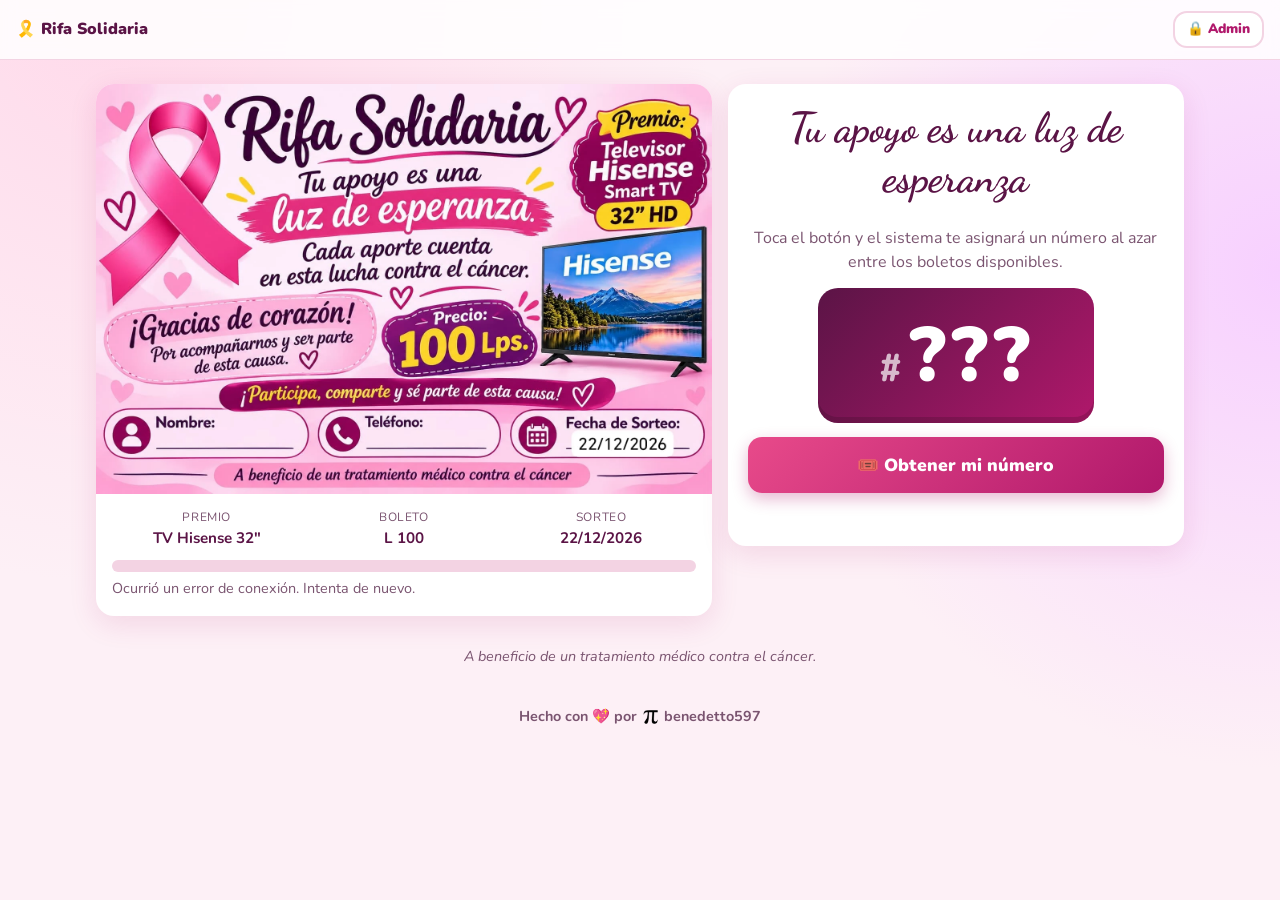
<file: index.html>
<!doctype html>
<html lang="es">
<head>
  <meta charset="utf-8">
  <meta name="viewport" content="width=device-width, initial-scale=1">
  <title>Rifa Solidaria</title>
  <meta name="description" content="Rifa solidaria a beneficio de un tratamiento médico contra el cáncer. Premio: Televisor Hisense Smart TV 32&quot; HD. Boleto: L 100.">
  <meta property="og:title" content="Rifa Solidaria · Tu apoyo es una luz de esperanza">
  <meta property="og:description" content="Obtén tu número al azar por L 100 y apoya esta causa.">
  <meta property="og:image" content="/assets/afiche.webp">
  <meta name="theme-color" content="#b0186b">
  <link rel="icon" href="/assets/favicon.svg" type="image/svg+xml">
  <link rel="preconnect" href="https://fonts.googleapis.com">
  <link rel="preconnect" href="https://fonts.gstatic.com" crossorigin>
  <link rel="stylesheet" href="https://fonts.googleapis.com/css2?family=Dancing+Script:wght@700&family=Nunito:wght@400;600;800;900&display=swap">
  <link rel="stylesheet" href="/css/styles.css?v=10">
  <script type="module" src="/js/main.js?v=10"></script>
</head>
<body>
  <header class="topbar">
    <span class="brand">🎗️ Rifa Solidaria</span>
    <button id="adminBtn" class="btn btn--ghost btn--sm" type="button">🔒 Admin</button>
    <button id="logoutBtn" class="btn btn--ghost btn--sm" type="button" hidden>Salir del panel</button>
  </header>

  <!-- ================= VISTA PÚBLICA ================= -->
  <main id="buyView" class="wrap">
    <section class="hero card">
      <img class="hero__img" src="/assets/afiche.webp" alt="Afiche de la Rifa Solidaria: premio Televisor Hisense Smart TV 32 pulgadas, precio 100 lempiras, sorteo 22/12/2026" width="1536" height="1024" fetchpriority="high">
      <div class="hero__facts">
        <div><small>Premio</small><strong id="factPrize"></strong></div>
        <div><small>Boleto</small><strong id="factPrice"></strong></div>
        <div><small>Sorteo</small><strong id="factDate"></strong></div>
      </div>
      <div class="progress" aria-label="Boletos disponibles">
        <div class="progress__bar"><span id="pubBar"></span></div>
        <p id="pubLeft" class="muted">Cargando boletos…</p>
      </div>
    </section>

    <!-- Paso 1: sortear número -->
    <section id="stepPick" class="card step">
      <h1 class="script">Tu apoyo es una luz de esperanza</h1>
      <p class="muted">Toca el botón y el sistema te asignará un número al azar entre los boletos disponibles.</p>
      <div class="slot" aria-live="polite"><span class="slot__hash">#</span><span id="slotNum">???</span></div>
      <button id="pickBtn" class="btn btn--primary btn--lg" type="button">🎟️ Obtener mi número</button>
      <p id="pickMsg" class="msg" role="alert"></p>
    </section>

    <!-- Paso 2: datos -->
    <section id="stepForm" class="card step" hidden>
      <p class="eyebrow">¡Este es tu número!</p>
      <div class="slot slot--win"><span class="slot__hash">#</span><span id="formNum"></span></div>
      <p class="muted">Lo tienes apartado por <strong id="holdTimer">10:00</strong>. Completa tus datos para confirmarlo.</p>
      <form id="buyForm" novalidate>
        <label>Nombre completo
          <input name="nombre" autocomplete="name" required minlength="2" maxlength="80" placeholder="Ej. María López">
        </label>
        <label>Teléfono (WhatsApp)
          <input name="telefono" type="tel" inputmode="tel" autocomplete="tel" required maxlength="20" placeholder="Ej. 9999-9999" pattern="[0-9 +()\-]{8,20}">
        </label>
        <p id="formMsg" class="msg" role="alert"></p>
        <button class="btn btn--primary btn--lg" type="submit">✅ Confirmar y enviar por WhatsApp</button>
      </form>
    </section>

    <!-- Paso 3: listo -->
    <section id="stepDone" class="card step" hidden>
      <p class="eyebrow">¡Gracias de corazón! 💖</p>
      <div class="slot slot--win"><span class="slot__hash">#</span><span id="doneNum"></span></div>
      <p>Tu boleto quedó <strong>por verificar</strong>. Envía el mensaje por WhatsApp a la encargada de la rifa; ella te pedirá el comprobante de pago de <strong id="donePrice"></strong>.</p>
      <a id="waLink" class="btn btn--wa btn--lg" href="#" target="_blank" rel="noopener noreferrer">💬 Enviar por WhatsApp</a>
      <button id="againBtn" class="btn btn--ghost btn--lg" type="button">🎟️ Comprar otro boleto</button>
    </section>

    <p class="footnote">A beneficio de un tratamiento médico contra el cáncer.</p>
  </main>

  <!-- ================= PANEL ADMIN ================= -->
  <main id="adminView" class="wrap wrap--wide" hidden>
    <div class="admin-head">
      <h1>Panel administrativo</h1>
      <div class="admin-actions">
        <button id="saleBtn" class="btn btn--primary btn--sm" type="button">➕ Venta manual</button>
        <button id="refreshBtn" class="btn btn--ghost btn--sm" type="button">↻ Actualizar</button>
        <button id="goalBtn" class="btn btn--ghost btn--sm" type="button">🎯 Meta</button>
        <button id="waCfgBtn" class="btn btn--ghost btn--sm" type="button">📱 WhatsApp</button>
        <button id="changePinBtn" class="btn btn--ghost btn--sm" type="button">🔑 Cambiar PIN</button>
      </div>
    </div>
    <nav class="tabs" role="tablist">
      <button class="tab" role="tab" data-tab="list" aria-selected="true">🎟️ Boletos</button>
      <button class="tab" role="tab" data-tab="dash" aria-selected="false">📊 Dashboard</button>
      <button class="tab" role="tab" data-tab="draw" aria-selected="false">🎡 Sorteo</button>
    </nav>

    <section id="tab-list" class="card" role="tabpanel">
      <div class="filters">
        <div id="chips" class="chips" role="group" aria-label="Filtrar por estado"></div>
        <input id="search" type="search" placeholder="Buscar número, nombre o teléfono" aria-label="Buscar">
      </div>
      <div class="table-wrap">
        <table class="tickets">
          <thead><tr><th>#</th><th>Estado</th><th>Nombre</th><th>Teléfono</th><th>Apartado</th><th>Vendido</th><th>Cuenta de pago</th><th>Acciones</th></tr></thead>
          <tbody id="rows"></tbody>
        </table>
      </div>
      <p id="emptyRows" class="muted center" hidden>No hay boletos con ese filtro.</p>
    </section>

    <section id="tab-dash" class="card" role="tabpanel" hidden>
      <div id="kpis" class="kpis"></div>
      <h2>Meta de recaudación</h2>
      <div class="progress"><div class="progress__bar progress__bar--lg"><span id="goalBar"></span></div><p id="goalTxt" class="muted"></p></div>
      <h2>Boletos por día</h2>
      <div id="daysChart" class="days"></div>
      <h2>Últimos movimientos</h2>
      <ul id="recent" class="recent"></ul>
    </section>

    <section id="tab-draw" class="card" role="tabpanel" hidden>
      <p class="muted">La ruleta incluye solo los boletos <strong>vendidos (verificados)</strong>. El ganador lo elige el servidor al azar y queda registrado.</p>
      <div class="wheel-box">
        <div class="wheel-pointer" aria-hidden="true">▼</div>
        <canvas id="wheel" width="560" height="560" aria-label="Ruleta del sorteo"></canvas>
      </div>
      <p id="drawInfo" class="muted center"></p>
      <div class="center"><button id="spinBtn" class="btn btn--primary btn--lg" type="button">🎡 Girar ruleta</button></div>
      <div id="winnerBox" class="winner" hidden>
        <p class="eyebrow">🏆 Número ganador</p>
        <div class="slot slot--win"><span class="slot__hash">#</span><span id="winNum"></span></div>
        <p><strong id="winName"></strong> · <span id="winPhone"></span></p>
        <p class="muted" id="winDate"></p>
        <div class="row">
          <button id="dlPng" class="btn btn--primary" type="button">⬇️ Descargar PNG</button>
          <button id="dlJpg" class="btn btn--ghost" type="button">⬇️ Descargar JPEG</button>
        </div>
      </div>
    </section>
  </main>

  <footer class="site-footer">
    <a href="https://github.com/benedetto597" target="_blank" rel="noopener noreferrer" aria-label="GitHub de benedetto597">
      Hecho con 💖 por <img class="pi" src="/assets/pi.png" alt="" width="16" height="16"> benedetto597
    </a>
  </footer>

  <!-- PIN -->
  <dialog id="pinDlg" class="dialog">
    <form id="pinForm" method="dialog" novalidate>
      <h2>Acceso administrativo</h2>
      <label>PIN de 6 dígitos
        <input id="pinInput" class="pin" type="password" inputmode="numeric" autocomplete="off" maxlength="6" pattern="\d{6}" required>
      </label>
      <p id="pinMsg" class="msg" role="alert"></p>
      <div class="row">
        <button value="cancel" formnovalidate class="btn btn--ghost" type="button" data-close>Cancelar</button>
        <button class="btn btn--primary" type="submit">Entrar</button>
      </div>
    </form>
  </dialog>

  <dialog id="changePinDlg" class="dialog">
    <form id="changePinForm" method="dialog" novalidate>
      <h2>Cambiar PIN</h2>
      <label>Nuevo PIN (6 dígitos)
        <input name="p1" class="pin" type="password" inputmode="numeric" autocomplete="new-password" maxlength="6" required>
      </label>
      <label>Repite el nuevo PIN
        <input name="p2" class="pin" type="password" inputmode="numeric" autocomplete="new-password" maxlength="6" required>
      </label>
      <p id="changePinMsg" class="msg" role="alert"></p>
      <div class="row">
        <button class="btn btn--ghost" type="button" data-close>Cancelar</button>
        <button class="btn btn--primary" type="submit">Guardar</button>
      </div>
    </form>
  </dialog>

  <dialog id="waDlg" class="dialog">
    <form id="waForm" method="dialog" novalidate>
      <h2>WhatsApp de la encargada</h2>
      <p class="muted">Aquí llegan los mensajes de compra. Usa el código de país, por ejemplo 504 seguido del número.</p>
      <label>Número
        <input name="wa" type="tel" inputmode="tel" autocomplete="off" maxlength="20" required placeholder="504XXXXXXXX">
      </label>
      <p id="waMsg" class="msg" role="alert"></p>
      <div class="row">
        <button class="btn btn--ghost" type="button" data-close>Cancelar</button>
        <button class="btn btn--primary" type="submit">Guardar</button>
      </div>
    </form>
  </dialog>

  <dialog id="verifyDlg" class="dialog">
    <form id="verifyForm" method="dialog" novalidate>
      <h2 id="verifyTitle">Verificar pago</h2>
      <p id="verifyInfo" class="muted"></p>
      <p class="muted">Revisa el comprobante y escribe el número de cuenta desde la que se hizo el pago. Es obligatorio para dar el boleto por vendido.</p>
      <label>Número de cuenta de origen
        <input name="cuenta" autocomplete="off" maxlength="40" required placeholder="Ej. 1234-5678-90">
      </label>
      <p id="verifyMsg" class="msg" role="alert"></p>
      <div class="row">
        <button class="btn btn--ghost" type="button" data-close>Cancelar</button>
        <button class="btn btn--primary" type="submit">✓ Verificar pago</button>
      </div>
    </form>
  </dialog>

  <dialog id="saleDlg" class="dialog">
    <form id="saleForm" method="dialog" novalidate>
      <h2>Registrar venta manual</h2>
      <p class="muted">Para boletos ya pagados fuera de la página. Quedan directamente como vendidos.</p>
      <label>Número de boleto
        <input name="n" type="number" inputmode="numeric" min="1" placeholder="Vacío = número al azar">
      </label>
      <label>Nombre completo
        <input name="nombre" autocomplete="off" maxlength="80" required placeholder="Ej. María López">
      </label>
      <label>Teléfono
        <input name="telefono" type="tel" inputmode="tel" autocomplete="off" maxlength="20" required placeholder="Ej. 9999-9999">
      </label>
      <label>Cuenta de origen del pago
        <input name="cuenta" autocomplete="off" maxlength="40" required placeholder="Ej. 1234-5678-90 o Efectivo">
      </label>
      <p id="saleMsg" class="msg" role="alert"></p>
      <div class="row">
        <button class="btn btn--ghost" type="button" data-close>Cancelar</button>
        <button class="btn btn--primary" type="submit">Registrar venta</button>
      </div>
    </form>
  </dialog>

  <dialog id="goalDlg" class="dialog">
    <form id="goalForm" method="dialog" novalidate>
      <h2>Meta de recaudación</h2>
      <p class="muted">Al cambiar la meta se ajusta la cantidad de boletos. Si la bajas, solo se eliminan boletos libres del final.</p>
      <label>Meta (Lempiras)
        <input name="goal" type="number" inputmode="numeric" min="100" step="100" required>
      </label>
      <p id="goalPreview" class="muted"></p>
      <p id="goalMsg" class="msg" role="alert"></p>
      <div class="row">
        <button class="btn btn--ghost" type="button" data-close>Cancelar</button>
        <button class="btn btn--primary" type="submit">Guardar</button>
      </div>
    </form>
  </dialog>

  <dialog id="confirmDlg" class="dialog">
    <form method="dialog">
      <h2 id="confirmTitle"></h2>
      <p id="confirmMsg" class="muted"></p>
      <div class="row">
        <button value="cancel" class="btn btn--ghost">Cancelar</button>
        <button id="confirmOk" value="ok" class="btn btn--primary">Aceptar</button>
      </div>
    </form>
  </dialog>

  <div id="toasts" class="toasts" aria-live="polite"></div>
  <noscript><p class="center">Esta página necesita JavaScript activado.</p></noscript>
</body>
</html>
</file>
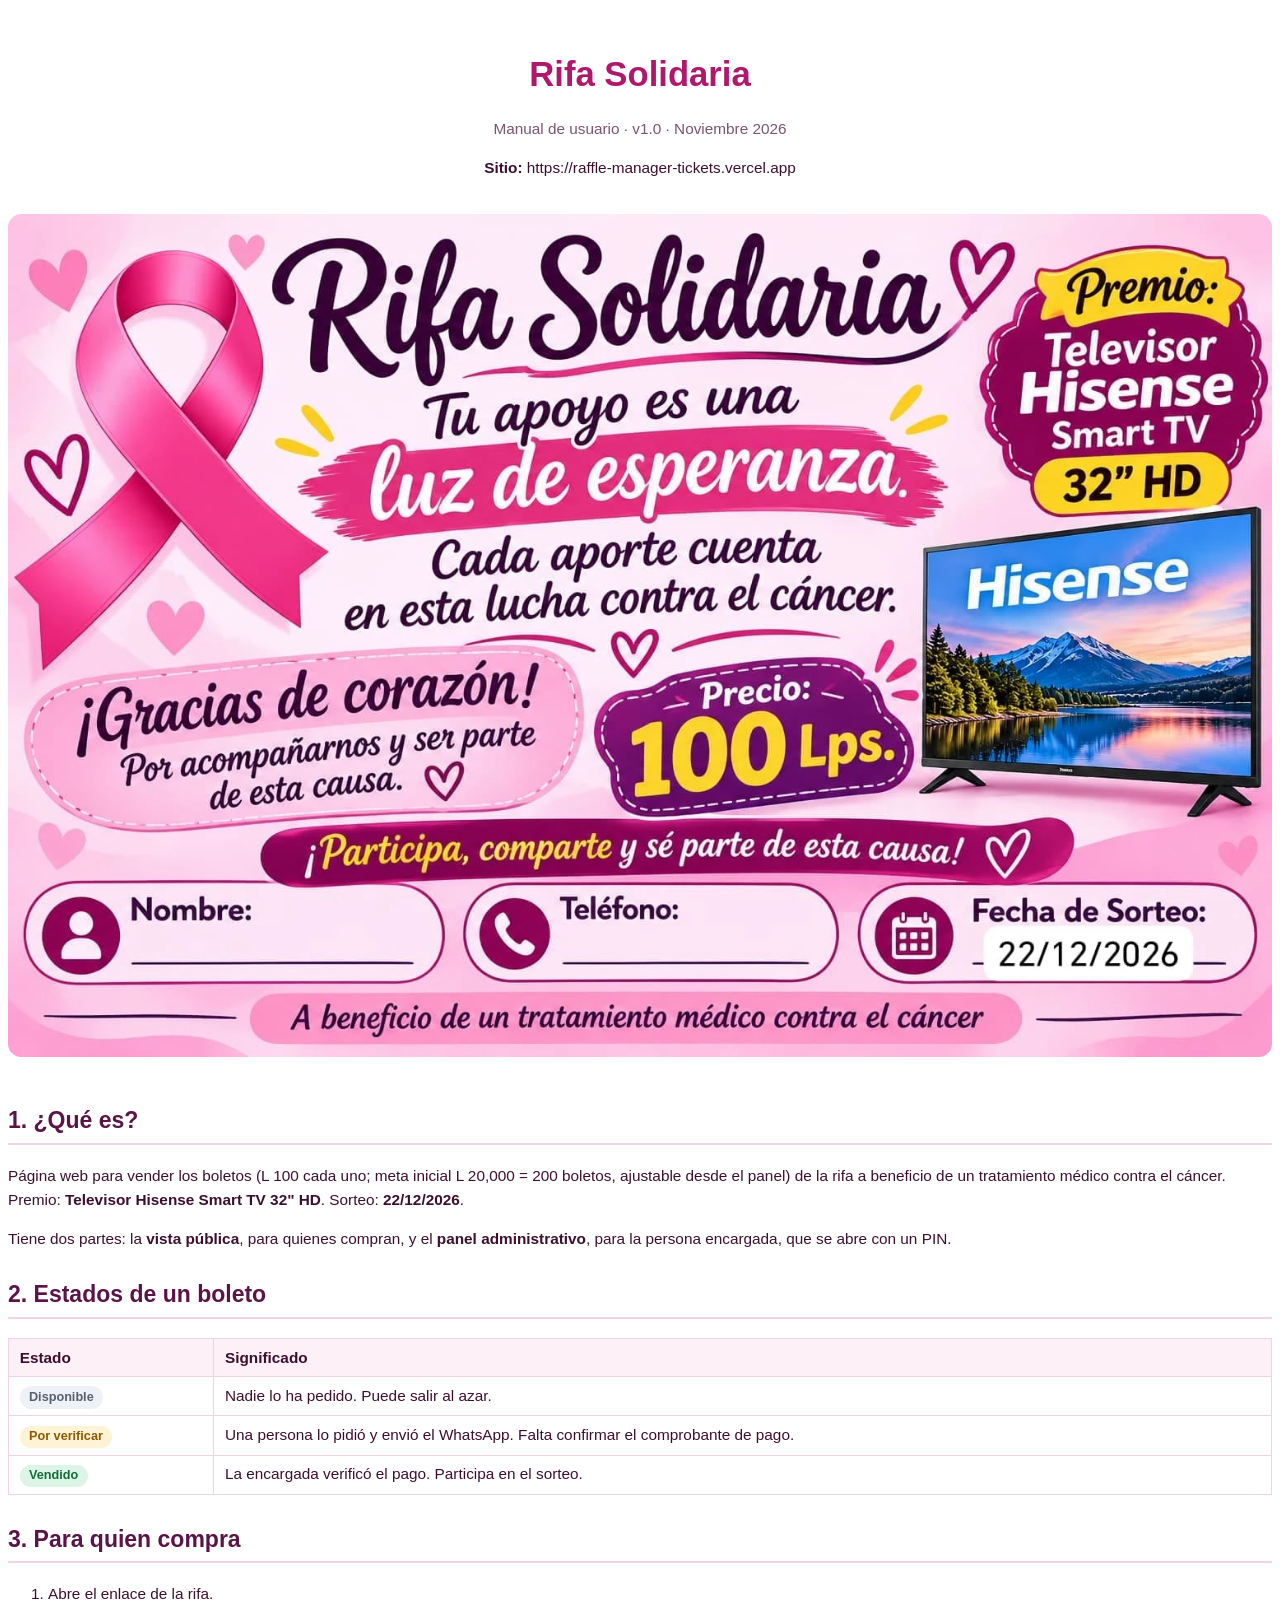
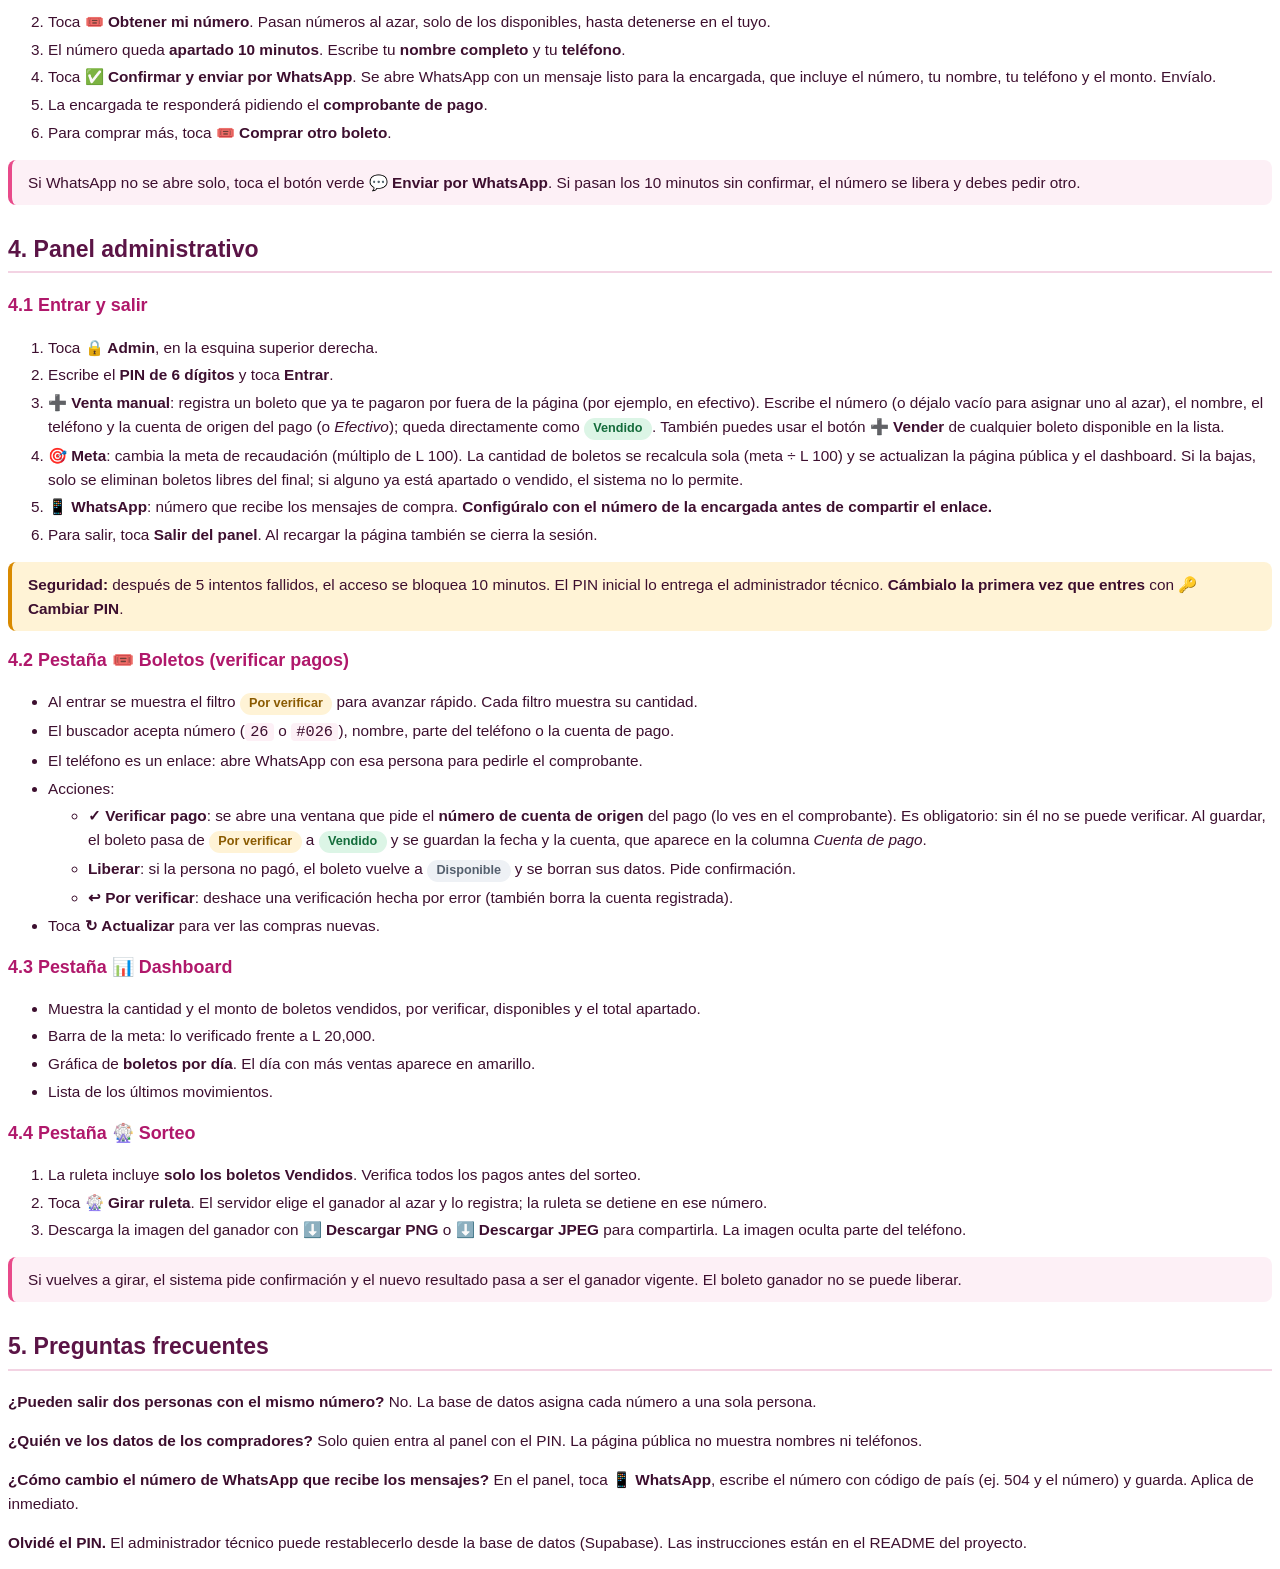
<file: docs/manual/manual-usuario.html>
<!doctype html>
<html lang="es">
<head>
<meta charset="utf-8">
<title>Manual de usuario · Rifa Solidaria</title>
<style>
  @page { size: Letter; margin: 18mm 16mm; }
  body { font: 11.5pt/1.55 "Segoe UI", Arial, sans-serif; color: #3d0f2f; }
  h1 { color: #b0186b; font-size: 26pt; margin: 0 0 4pt; }
  h2 { color: #5b1446; border-bottom: 2px solid #f3d3e3; padding-bottom: 3pt; margin-top: 20pt; page-break-after: avoid; }
  h3 { color: #b0186b; margin: 12pt 0 4pt; }
  .cover { text-align: center; padding: 30pt 0 10pt; }
  .cover img { width: 100%; border-radius: 10pt; margin-top: 14pt; }
  .muted { color: #7a5470; }
  .box { background: #fdf0f6; border-left: 4px solid #e84a8a; padding: 8pt 12pt; border-radius: 6pt; margin: 8pt 0; }
  .warn { background: #fff3d6; border-color: #d98a00; }
  table { width: 100%; border-collapse: collapse; margin: 6pt 0; }
  th, td { border: 1px solid #f3d3e3; padding: 5pt 8pt; text-align: left; vertical-align: top; }
  th { background: #fdf0f6; }
  ol li, ul li { margin: 3pt 0; }
  .badge { display: inline-block; padding: 1pt 7pt; border-radius: 9pt; font-weight: 700; font-size: 9.5pt; }
  .d { background: #eef1f5; color: #55606e; } .p { background: #fff3d6; color: #8a5a00; } .v { background: #dcf5e6; color: #146c3b; }
  .pb { page-break-before: always; }
  code { background: #fdf0f6; padding: 0 4pt; border-radius: 3pt; }
</style>
</head>
<body>
<section class="cover">
  <h1>Rifa Solidaria</h1>
  <p class="muted">Manual de usuario · v1.0 · Noviembre 2026</p>
  <p><strong>Sitio:</strong> https://raffle-manager-tickets.vercel.app</p>
  <img src="../../assets/afiche.webp" alt="Afiche de la rifa">
</section>

<h2>1. ¿Qué es?</h2>
<p>Página web para vender los boletos (L 100 cada uno; meta inicial L 20,000 = 200 boletos, ajustable desde el panel) de la rifa a beneficio de un tratamiento médico contra el cáncer. Premio: <strong>Televisor Hisense Smart TV 32" HD</strong>. Sorteo: <strong>22/12/2026</strong>.</p>
<p>Tiene dos partes: la <strong>vista pública</strong>, para quienes compran, y el <strong>panel administrativo</strong>, para la persona encargada, que se abre con un PIN.</p>

<h2>2. Estados de un boleto</h2>
<table>
  <tr><th>Estado</th><th>Significado</th></tr>
  <tr><td><span class="badge d">Disponible</span></td><td>Nadie lo ha pedido. Puede salir al azar.</td></tr>
  <tr><td><span class="badge p">Por verificar</span></td><td>Una persona lo pidió y envió el WhatsApp. Falta confirmar el comprobante de pago.</td></tr>
  <tr><td><span class="badge v">Vendido</span></td><td>La encargada verificó el pago. Participa en el sorteo.</td></tr>
</table>

<h2>3. Para quien compra</h2>
<ol>
  <li>Abre el enlace de la rifa.</li>
  <li>Toca <strong>🎟️ Obtener mi número</strong>. Pasan números al azar, solo de los disponibles, hasta detenerse en el tuyo.</li>
  <li>El número queda <strong>apartado 10 minutos</strong>. Escribe tu <strong>nombre completo</strong> y tu <strong>teléfono</strong>.</li>
  <li>Toca <strong>✅ Confirmar y enviar por WhatsApp</strong>. Se abre WhatsApp con un mensaje listo para la encargada, que incluye el número, tu nombre, tu teléfono y el monto. Envíalo.</li>
  <li>La encargada te responderá pidiendo el <strong>comprobante de pago</strong>.</li>
  <li>Para comprar más, toca <strong>🎟️ Comprar otro boleto</strong>.</li>
</ol>
<div class="box">Si WhatsApp no se abre solo, toca el botón verde <strong>💬 Enviar por WhatsApp</strong>. Si pasan los 10 minutos sin confirmar, el número se libera y debes pedir otro.</div>

<h2 class="pb">4. Panel administrativo</h2>
<h3>4.1 Entrar y salir</h3>
<ol>
  <li>Toca <strong>🔒 Admin</strong>, en la esquina superior derecha.</li>
  <li>Escribe el <strong>PIN de 6 dígitos</strong> y toca <strong>Entrar</strong>.</li>
  <li><strong>➕ Venta manual</strong>: registra un boleto que ya te pagaron por fuera de la página (por ejemplo, en efectivo). Escribe el número (o déjalo vacío para asignar uno al azar), el nombre, el teléfono y la cuenta de origen del pago (o <em>Efectivo</em>); queda directamente como <span class="badge v">Vendido</span>. También puedes usar el botón <strong>➕ Vender</strong> de cualquier boleto disponible en la lista.</li>
  <li><strong>🎯 Meta</strong>: cambia la meta de recaudación (múltiplo de L 100). La cantidad de boletos se recalcula sola (meta ÷ L 100) y se actualizan la página pública y el dashboard. Si la bajas, solo se eliminan boletos libres del final; si alguno ya está apartado o vendido, el sistema no lo permite.</li>
  <li><strong>📱 WhatsApp</strong>: número que recibe los mensajes de compra. <strong>Configúralo con el número de la encargada antes de compartir el enlace.</strong></li>
  <li>Para salir, toca <strong>Salir del panel</strong>. Al recargar la página también se cierra la sesión.</li>
</ol>
<div class="box warn"><strong>Seguridad:</strong> después de 5 intentos fallidos, el acceso se bloquea 10 minutos. El PIN inicial lo entrega el administrador técnico. <strong>Cámbialo la primera vez que entres</strong> con <strong>🔑 Cambiar PIN</strong>.</div>

<h3>4.2 Pestaña 🎟️ Boletos (verificar pagos)</h3>
<ul>
  <li>Al entrar se muestra el filtro <span class="badge p">Por verificar</span> para avanzar rápido. Cada filtro muestra su cantidad.</li>
  <li>El buscador acepta número (<code>26</code> o <code>#026</code>), nombre, parte del teléfono o la cuenta de pago.</li>
  <li>El teléfono es un enlace: abre WhatsApp con esa persona para pedirle el comprobante.</li>
  <li>Acciones:
    <ul>
      <li><strong>✓ Verificar pago</strong>: se abre una ventana que pide el <strong>número de cuenta de origen</strong> del pago (lo ves en el comprobante). Es obligatorio: sin él no se puede verificar. Al guardar, el boleto pasa de <span class="badge p">Por verificar</span> a <span class="badge v">Vendido</span> y se guardan la fecha y la cuenta, que aparece en la columna <em>Cuenta de pago</em>.</li>
      <li><strong>Liberar</strong>: si la persona no pagó, el boleto vuelve a <span class="badge d">Disponible</span> y se borran sus datos. Pide confirmación.</li>
      <li><strong>↩ Por verificar</strong>: deshace una verificación hecha por error (también borra la cuenta registrada).</li>
    </ul>
  </li>
  <li>Toca <strong>↻ Actualizar</strong> para ver las compras nuevas.</li>
</ul>

<h3>4.3 Pestaña 📊 Dashboard</h3>
<ul>
  <li>Muestra la cantidad y el monto de boletos vendidos, por verificar, disponibles y el total apartado.</li>
  <li>Barra de la meta: lo verificado frente a L 20,000.</li>
  <li>Gráfica de <strong>boletos por día</strong>. El día con más ventas aparece en amarillo.</li>
  <li>Lista de los últimos movimientos.</li>
</ul>

<h3>4.4 Pestaña 🎡 Sorteo</h3>
<ol>
  <li>La ruleta incluye <strong>solo los boletos Vendidos</strong>. Verifica todos los pagos antes del sorteo.</li>
  <li>Toca <strong>🎡 Girar ruleta</strong>. El servidor elige el ganador al azar y lo registra; la ruleta se detiene en ese número.</li>
  <li>Descarga la imagen del ganador con <strong>⬇️ Descargar PNG</strong> o <strong>⬇️ Descargar JPEG</strong> para compartirla. La imagen oculta parte del teléfono.</li>
</ol>
<div class="box">Si vuelves a girar, el sistema pide confirmación y el nuevo resultado pasa a ser el ganador vigente. El boleto ganador no se puede liberar.</div>

<h2>5. Preguntas frecuentes</h2>
<p><strong>¿Pueden salir dos personas con el mismo número?</strong> No. La base de datos asigna cada número a una sola persona.</p>
<p><strong>¿Quién ve los datos de los compradores?</strong> Solo quien entra al panel con el PIN. La página pública no muestra nombres ni teléfonos.</p>
<p><strong>¿Cómo cambio el número de WhatsApp que recibe los mensajes?</strong> En el panel, toca <strong>📱 WhatsApp</strong>, escribe el número con código de país (ej. 504 y el número) y guarda. Aplica de inmediato.</p>
<p><strong>Olvidé el PIN.</strong> El administrador técnico puede restablecerlo desde la base de datos (Supabase). Las instrucciones están en el README del proyecto.</p>
</body>
</html>
</file>
<file: css/styles.css>
:root {
  --bg: #fdf0f6;
  --card: #ffffff;
  --ink: #3d0f2f;
  --muted: #7a5470;
  --pink: #e84a8a;
  --magenta: #b0186b;
  --plum: #5b1446;
  --yellow: #ffd23f;
  --line: #f3d3e3;
  --ok: #1f9d55;
  --warn: #d98a00;
  --wa: #25d366;
  --radius: 18px;
  --shadow: 0 8px 28px rgba(176, 24, 107, .12);
  color-scheme: light;
}
* { box-sizing: border-box; }
html { -webkit-text-size-adjust: 100%; }
body {
  margin: 0; min-height: 100vh; color: var(--ink);
  font: 16px/1.5 Nunito, system-ui, sans-serif;
  background: radial-gradient(circle at 10% 0%, #ffd9ea 0, transparent 40%),
              radial-gradient(circle at 100% 30%, #f7d0ff 0, transparent 35%), var(--bg);
}
[hidden] { display: none !important; }
h1, h2 { margin: 0 0 .5rem; line-height: 1.2; }
h2 { font-size: 1.1rem; margin-top: 1.5rem; color: var(--plum); }
.script { font-family: 'Dancing Script', cursive; color: var(--plum); font-size: clamp(1.9rem, 6vw, 2.6rem); }
.muted { color: var(--muted); }
.center { text-align: center; }
.eyebrow { margin: 0; font-weight: 900; color: var(--magenta); text-transform: uppercase; letter-spacing: .06em; font-size: .85rem; }

.topbar {
  position: sticky; top: 0; z-index: 10; display: flex; justify-content: space-between; align-items: center; gap: 1rem;
  padding: .7rem 16px; background: rgba(255, 255, 255, .85); backdrop-filter: blur(8px); border-bottom: 1px solid var(--line);
}
.brand { font-weight: 900; color: var(--plum); }

.wrap { max-width: 560px; margin: 0 auto; padding: 16px; display: grid; grid-template-columns: minmax(0, 1fr); gap: 16px; }
.wrap--wide { max-width: 1100px; }
.card { background: var(--card); border-radius: var(--radius); box-shadow: var(--shadow); padding: 20px; }

.hero { padding: 0; overflow: hidden; }
.hero__img { display: block; width: 100%; height: auto; }
.hero__facts { display: grid; grid-template-columns: repeat(3, 1fr); gap: 8px; padding: 14px 16px 0; text-align: center; }
.hero__facts small { display: block; color: var(--muted); font-size: .75rem; text-transform: uppercase; letter-spacing: .05em; }
.hero__facts strong { color: var(--plum); font-size: .95rem; }
.hero .progress { padding: 10px 16px 16px; }

.progress p { margin: .35rem 0 0; font-size: .9rem; }
.progress__bar { height: 12px; background: var(--line); border-radius: 99px; overflow: hidden; }
.progress__bar--lg { height: 20px; }
.progress__bar span { display: block; height: 100%; width: 0; background: linear-gradient(90deg, var(--pink), var(--magenta)); border-radius: inherit; transition: width .6s ease; }

.step { text-align: center; display: grid; gap: 14px; justify-items: center; }
.step p { margin: 0; }
.slot {
  display: inline-flex; align-items: baseline; gap: 4px; padding: 10px 28px; border-radius: 20px;
  background: linear-gradient(135deg, var(--plum), var(--magenta)); color: #fff; font-weight: 900;
  font-size: clamp(3.2rem, 16vw, 4.8rem); font-variant-numeric: tabular-nums; letter-spacing: .04em; min-width: 6ch; justify-content: center;
  box-shadow: inset 0 -6px 0 rgba(0, 0, 0, .15);
}
.slot__hash { font-size: .5em; opacity: .7; }
.slot--win { background: linear-gradient(135deg, var(--magenta), var(--pink)); color: var(--yellow); animation: pop .5s ease; }
.slot.rolling #slotNum { filter: blur(.6px); }
@keyframes pop { 0% { transform: scale(.85); } 60% { transform: scale(1.08); } 100% { transform: scale(1); } }

form { display: grid; gap: 12px; width: 100%; text-align: left; }
label { display: grid; gap: 4px; font-weight: 800; font-size: .9rem; }
input {
  font: inherit; padding: 12px 14px; border: 2px solid var(--line); border-radius: 12px; background: #fff; color: var(--ink); width: 100%;
}
input:focus-visible { outline: none; border-color: var(--pink); box-shadow: 0 0 0 3px rgba(232, 74, 138, .2); }
.pin { font-size: 1.6rem; letter-spacing: .5em; text-align: center; }
.msg { color: #c0262d; font-weight: 700; min-height: 1.2em; margin: 0; }

.btn {
  font: inherit; font-weight: 900; border: 0; cursor: pointer; border-radius: 14px; padding: 10px 18px;
  display: inline-flex; align-items: center; justify-content: center; gap: 6px; text-decoration: none; transition: transform .1s, filter .2s;
}
.btn:active { transform: scale(.97); }
.btn:disabled { opacity: .55; cursor: progress; }
.btn:focus-visible { outline: 3px solid var(--yellow); outline-offset: 2px; }
.btn--primary { background: linear-gradient(135deg, var(--pink), var(--magenta)); color: #fff; box-shadow: 0 6px 16px rgba(176, 24, 107, .3); }
.btn--primary:hover { filter: brightness(1.08); }
.btn--ghost { background: #fff; color: var(--magenta); border: 2px solid var(--line); }
.btn--ghost:hover { border-color: var(--pink); }
.btn--wa { background: var(--wa); color: #fff; }
.btn--lg { width: 100%; padding: 15px 20px; font-size: 1.1rem; }
.btn--sm { padding: 6px 12px; font-size: .85rem; }
.btn--xs { padding: 4px 10px; font-size: .8rem; border-radius: 10px; }
.row { display: flex; gap: 10px; justify-content: flex-end; flex-wrap: wrap; }
.footnote { text-align: center; color: var(--muted); font-style: italic; font-size: .9rem; }

/* Admin */
.admin-head { display: flex; justify-content: space-between; align-items: center; gap: 12px; flex-wrap: wrap; }
.admin-head h1 { color: var(--plum); font-size: 1.5rem; }
.admin-actions { display: flex; gap: 8px; }
.tabs { display: grid; grid-template-columns: repeat(3, minmax(0, 1fr)); gap: 6px; max-width: 520px; }
.tab { font: inherit; font-weight: 800; border: 0; background: rgba(255, 255, 255, .6); color: var(--muted); padding: 10px 6px; border-radius: 12px; cursor: pointer; white-space: nowrap; text-align: center; }
.tab[aria-selected="true"] { background: var(--plum); color: #fff; }
.filters { display: flex; gap: 10px; flex-wrap: wrap; align-items: center; justify-content: space-between; margin-bottom: 12px; }
.filters input { max-width: 320px; }
.chips { display: flex; gap: 6px; flex-wrap: wrap; }
.chip { font: inherit; font-weight: 800; font-size: .85rem; border: 2px solid var(--line); background: #fff; color: var(--ink); border-radius: 99px; padding: 5px 12px; cursor: pointer; }
.chip[aria-pressed="true"] { border-color: var(--magenta); background: var(--magenta); color: #fff; }
.table-wrap { overflow-x: auto; }
.tickets { width: 100%; border-collapse: collapse; font-size: .92rem; }
.tickets th { text-align: left; color: var(--muted); font-size: .75rem; text-transform: uppercase; letter-spacing: .04em; padding: 8px; border-bottom: 2px solid var(--line); }
.tickets td { padding: 8px; border-bottom: 1px solid var(--line); vertical-align: middle; }
.tickets td:first-child { font-weight: 900; font-variant-numeric: tabular-nums; }
.tickets .acts { display: flex; gap: 6px; flex-wrap: wrap; }
.tickets a { color: var(--magenta); font-weight: 700; white-space: nowrap; }
.tickets td:nth-child(n+5) { white-space: nowrap; }
.badge { display: inline-block; padding: 2px 10px; border-radius: 99px; font-size: .78rem; font-weight: 900; white-space: nowrap; }
.badge--disponible { background: #eef1f5; color: #55606e; }
.badge--por_verificar { background: #fff3d6; color: #8a5a00; }
.badge--vendido { background: #dcf5e6; color: #146c3b; }

@media (max-width: 900px) {
  .tickets, .tickets tbody { display: block; }
  .tickets tbody { display: grid; grid-template-columns: repeat(auto-fill, minmax(min(300px, 100%), 1fr)); column-gap: 20px; }
  .tickets thead { display: none; }
  .tickets tr { display: grid; grid-template-columns: auto 1fr; gap: 2px 10px; padding: 10px 0; border-bottom: 1px solid var(--line); }
  .tickets td { border: 0; padding: 2px 0; }
  .tickets td[data-label]::before { content: attr(data-label) ": "; color: var(--muted); font-size: .8rem; }
  .tickets td:first-child { grid-row: span 2; font-size: 1.3rem; }
  .tickets td:not(:first-child) { grid-column: 2; }
  .tickets td.is-empty { display: none; }
  .tickets td { white-space: normal !important; min-width: 0; }
  .tickets .acts { margin-top: 4px; }
  .tickets .acts .btn { flex: 1; padding: 8px 10px; }
  .hero__facts strong { font-size: .8rem; }
  .admin-actions { display: grid; grid-template-columns: repeat(4, minmax(0, 1fr)); width: 100%; }
  .admin-actions .btn { padding: 8px 4px; }
  .filters input { max-width: none; }
  .day { grid-template-columns: 86px 1fr 32px; }
}

.kpis { display: grid; grid-template-columns: repeat(auto-fit, minmax(min(120px, 100%), 1fr)); gap: 12px; }
.kpi { border: 2px solid var(--line); border-radius: 14px; padding: 12px 14px; }
.kpi small { color: var(--muted); font-weight: 800; font-size: .78rem; text-transform: uppercase; }
.kpi strong { display: block; font-size: 1.8rem; color: var(--plum); font-variant-numeric: tabular-nums; }
.kpi--ok strong { color: var(--ok); } .kpi--warn strong { color: var(--warn); }
.days { display: grid; gap: 6px; }
.day { display: grid; grid-template-columns: 110px 1fr 40px; gap: 8px; align-items: center; font-size: .88rem; }
.day__bar { height: 14px; border-radius: 99px; background: linear-gradient(90deg, var(--pink), var(--magenta)); min-width: 4px; }
.day--top .day__bar { background: linear-gradient(90deg, #ffb400, var(--yellow)); }
.day b { text-align: right; }
.recent { list-style: none; margin: 0; padding: 0; display: grid; gap: 6px; font-size: .9rem; }
.recent li { display: flex; flex-wrap: wrap; justify-content: space-between; gap: 4px 10px; border-bottom: 1px dashed var(--line); padding: 4px 0; }

.wheel-box { position: relative; width: min(100%, 460px); margin: 10px auto; }
.wheel-box canvas { width: 100%; height: auto; display: block; }
.wheel-pointer { position: absolute; top: -10px; left: 50%; transform: translateX(-50%); font-size: 2.2rem; color: var(--plum); z-index: 1; text-shadow: 0 2px 0 #fff; }
.winner { text-align: center; display: grid; gap: 8px; justify-items: center; margin-top: 16px; padding-top: 16px; border-top: 2px dashed var(--line); }
.winner p { margin: 0; }

.dialog { border: 0; border-radius: var(--radius); padding: 22px; width: min(92vw, 380px); box-shadow: var(--shadow); color: var(--ink); }
.dialog::backdrop { background: rgba(61, 15, 47, .55); }
.dialog h2 { margin-top: 0; }

.toasts { position: fixed; bottom: 16px; left: 50%; transform: translateX(-50%); display: grid; gap: 8px; z-index: 50; width: min(92vw, 420px); }
.toast { background: var(--plum); color: #fff; padding: 12px 16px; border-radius: 12px; font-weight: 700; box-shadow: var(--shadow); }
.toast--error { background: #c0262d; } .toast--ok { background: var(--ok); }

@media (prefers-reduced-motion: reduce) { * { animation: none !important; transition: none !important; } }

/* Escritorio: afiche a la izquierda, compra a la derecha (botón visible sin scroll) */
@media (min-width: 960px) {
  #buyView { max-width: 1120px; grid-template-columns: 1.35fr 1fr; align-items: start; padding-top: 24px; }
  #buyView .hero { grid-row: 1 / span 2; }
  #buyView .footnote { grid-column: 1 / -1; }
}

/* Teléfonos pequeños: permitir que botones y pestañas se encojan */
.tab, .admin-actions .btn, .filters input, .chips { min-width: 0; }
.filters input { flex: 1 1 220px; }
@media (max-width: 400px) {
  .wrap { padding: 12px; }
  .card { padding: 14px; }
  .tab { font-size: .78rem; padding: 9px 2px; }
  .admin-actions .btn { font-size: .78rem; white-space: normal; }
  .admin-head h1 { font-size: 1.25rem; }
  .brand { font-size: .95rem; }
  .kpi strong { font-size: 1.5rem; }
}

.site-footer { text-align: center; padding: 8px 16px 28px; font-size: .9rem; clear: both; }
.site-footer a { color: var(--muted); text-decoration: none; font-weight: 700; display: inline-flex; align-items: center; gap: 6px; }
.site-footer a:hover, .site-footer a:focus-visible { color: var(--magenta); }
.site-footer .pi { width: 1em; height: auto; display: block; }
@media (max-width: 560px) { .admin-actions { grid-template-columns: repeat(2, minmax(0, 1fr)); } }
#goalPreview { margin: 0; font-weight: 700; color: var(--plum); }
@media (max-width: 900px) { .admin-actions #saleBtn { grid-column: 1 / -1; } }
.dialog { max-height: calc(100dvh - 24px); overflow-y: auto; }
@media (max-width: 400px) {
  .dialog { padding: 18px; }
  .dialog .row { flex-direction: column-reverse; }
  .dialog .row .btn { width: 100%; }
}
</file>
